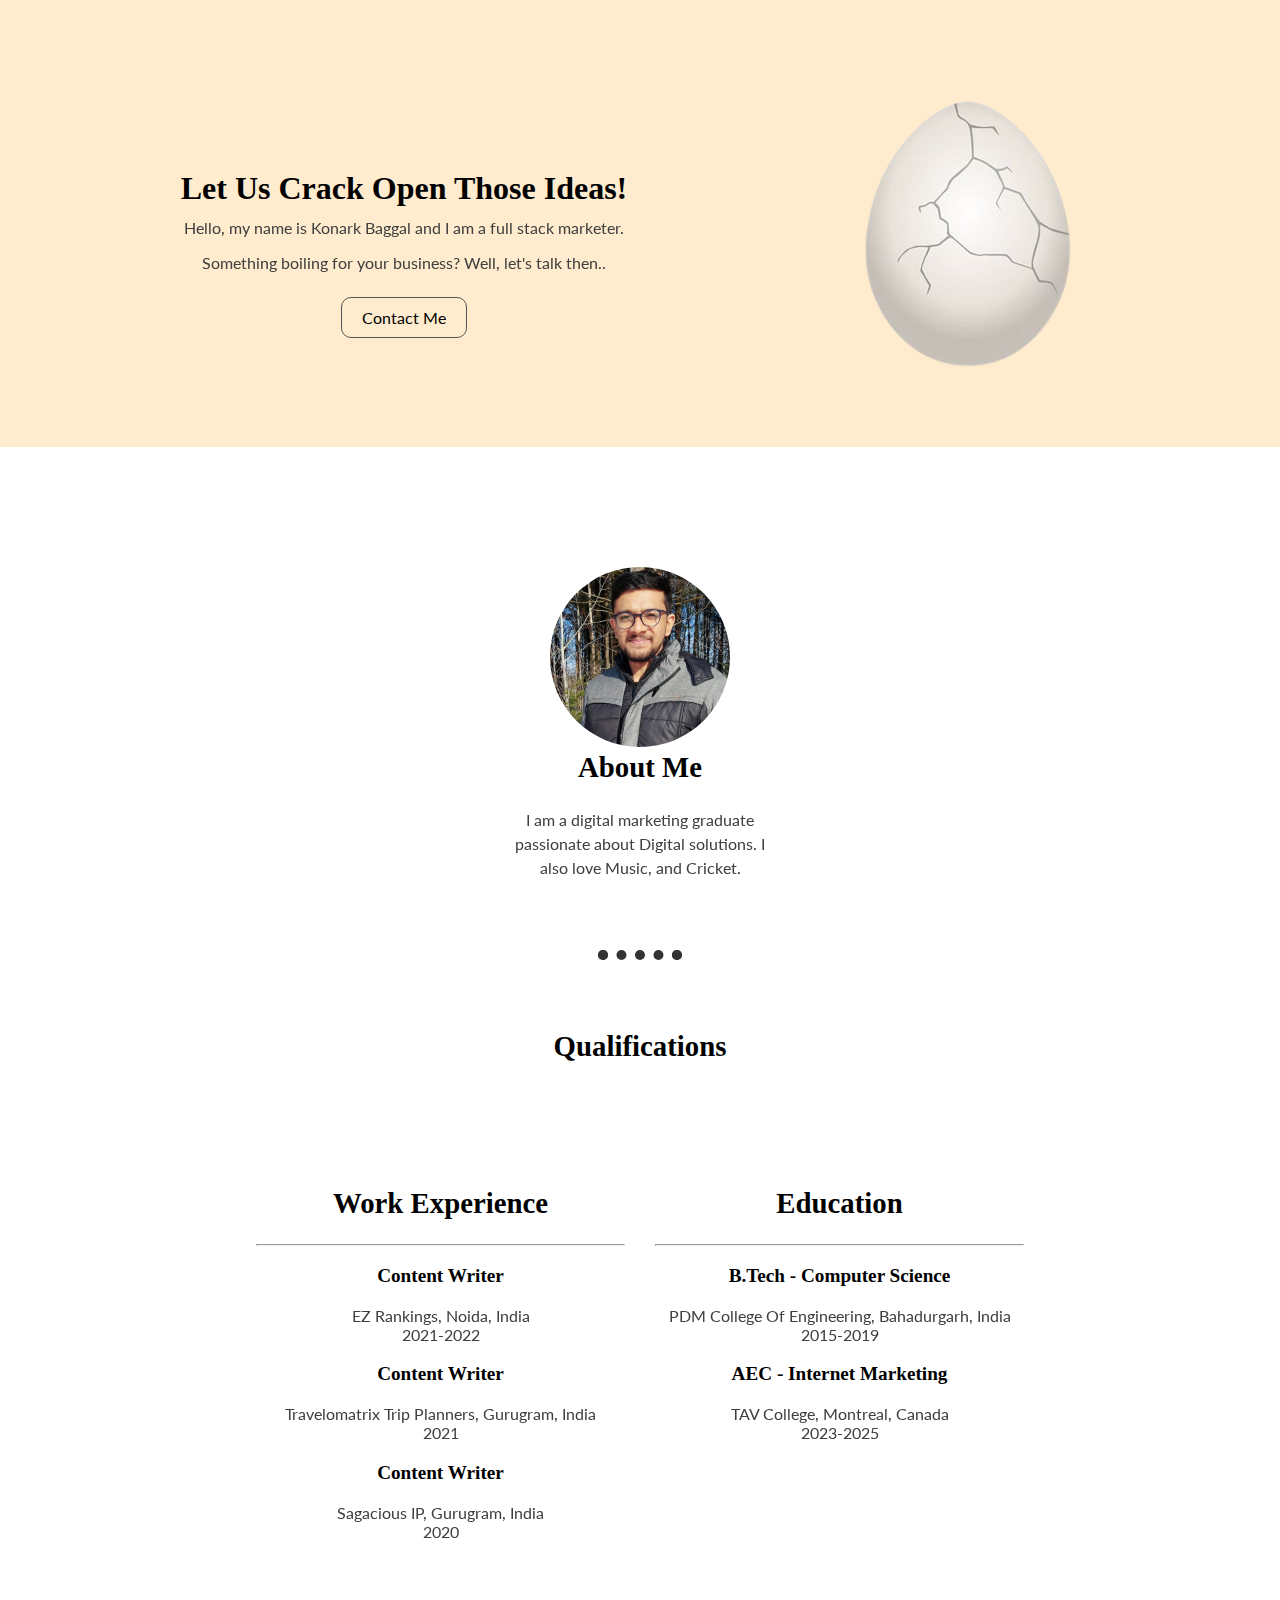
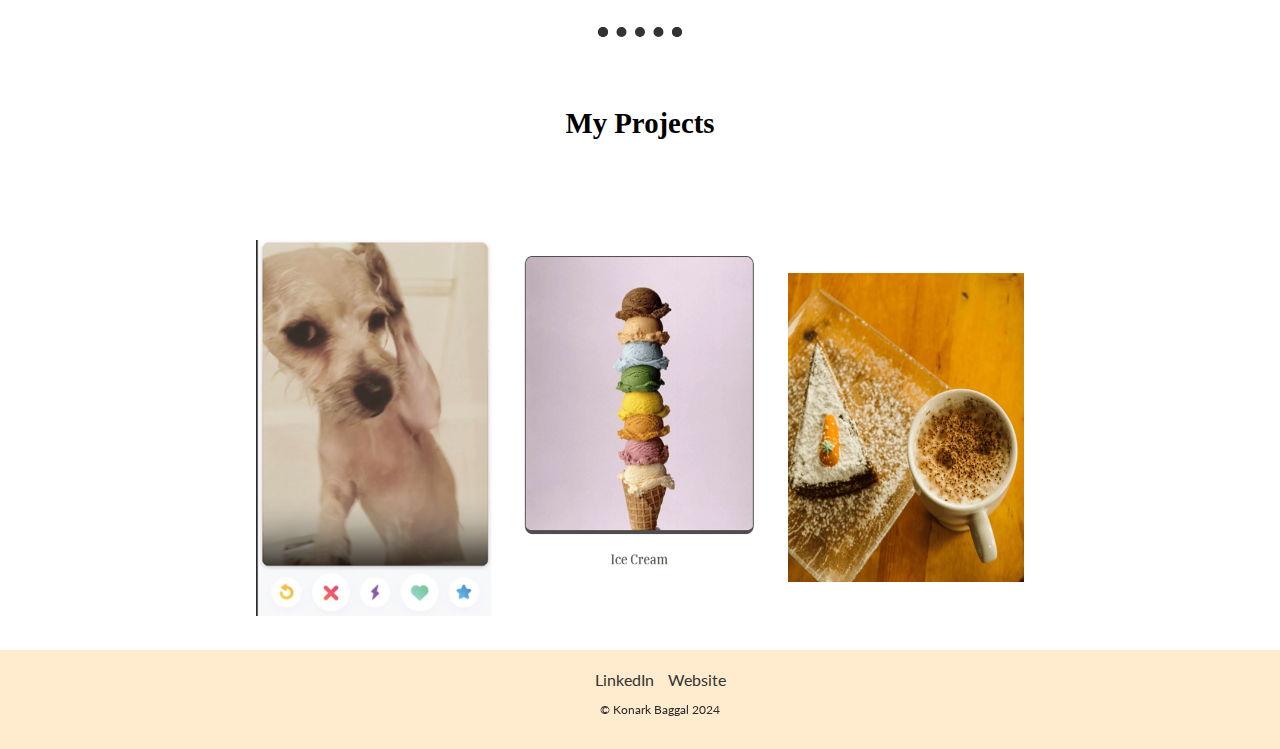
<file: index.html>
<!DOCTYPE html>
<html lang="en">

<head>
  <meta charset="UTF-8">
  <meta name="viewport" content="width=device-width, initial-scale=1.0">
  <title>Portfolio</title>
  <link href="stylized.css" rel="stylesheet">
  <link rel="preconnect" href="https://fonts.googleapis.com">
<link rel="preconnect" href="https://fonts.gstatic.com" crossorigin>
<link href="https://fonts.googleapis.com/css2?family=Lato&family=Nunito+Sans:opsz,wght@6..12,200&family=Open+Sans&display=swap" rel="stylesheet">
 

  
</head>

<body>

 
  
    <section class="hero"> 
      <div class="text">
      <h1>Let Us Crack Open Those Ideas!</h1>
      <p>Hello, my name is Konark Baggal and I am a full stack marketer. </p>
      <p>Something boiling for your business? Well, let's talk then..</p>
      
     
     <a href="mailto:feedback2konark@gmail.com" class="contact-button">Contact Me </a>
     </div>
      
      <img src="images/cracked_egg-removebg-preview.png" alt="Egg Cracking animation">

     
      
     
    </section>

    <section class="about_me">  

      <img src="./images/website_image.jpg" alt="Konark Website image" width="180" height="180">
      <h2> About Me</h2>
      <p>I am a digital marketing graduate passionate about Digital solutions. I also love Music, and Cricket.  </p>
      <div class="end-section">

      </div>
      
      
      

    </section> 


    <section class="resume"> 
      <h2>Qualifications</h2>
     <div class="qualifications">
       <div class="experience">
        <h2> Work Experience</h2>
        <hr>
        <h3>Content Writer</h3>
        <p>EZ Rankings, Noida, India
          <br>
        2021-2022
        </p>
        <h3>Content Writer</h3>
          <p>Travelomatrix Trip Planners, Gurugram, India
            <br>
          2021
          </p>
          <h3>Content Writer</h3>
          <p>Sagacious IP, Gurugram, India
            <br>
          2020
          </p>
        </div>
        <div class="education">
        <h2>Education</h2>
        <hr>
        <h3>B.Tech - Computer Science</h3>
        <p>PDM College Of Engineering, Bahadurgarh, India
        <br>
        2015-2019
        </p>
        <p></p>
        <h3>AEC - Internet Marketing</h3>
        <p>TAV College, Montreal, Canada
        <br>
        2023-2025</p>


        </div>
        

      </div>
      <div class="end-section">

      </div>
    </section>

    <section class="projects"> 
     <h2> My Projects</h2>
     <div class="my-projects">
       <div class="firstproject">
       <a href="./Tindogproject/tindogproject/index.html" target="_blank"> <img src="images/Tindog.png" alt="Tindog project"></a>
      </div>
      <div class="secondproject">
        <a href="https://mydukaan.io/konark2024" target="_blank"> <img src="images/Portfolioproject-2.png" alt="Ice cream and chocolate E-commerce platform"></a>
      </div>
      <div class="thirdproject">
       <a href="https://konark1416.com/miltonb/" target="_blank"> <img src="images/Portfolios-3.png" alt="Cafe website"></a>
      </div>
       </div>


    </section>


    <section class="footer"> 

      <div class="footerlinks">
      
       <a href="https://www.linkedin.com/in/konarkbaggal/"target="_blank" class="footerlink">LinkedIn</a>
       <a href="https://konark1416.github.io/Portfolio/" class="footerlink">Website</a>
       </div>
      
       <div class=final>
        <p class="copyright">© Konark Baggal 2024</p>
       </div>
      


    </section>

      
    
  
</body>

</html>
</file>
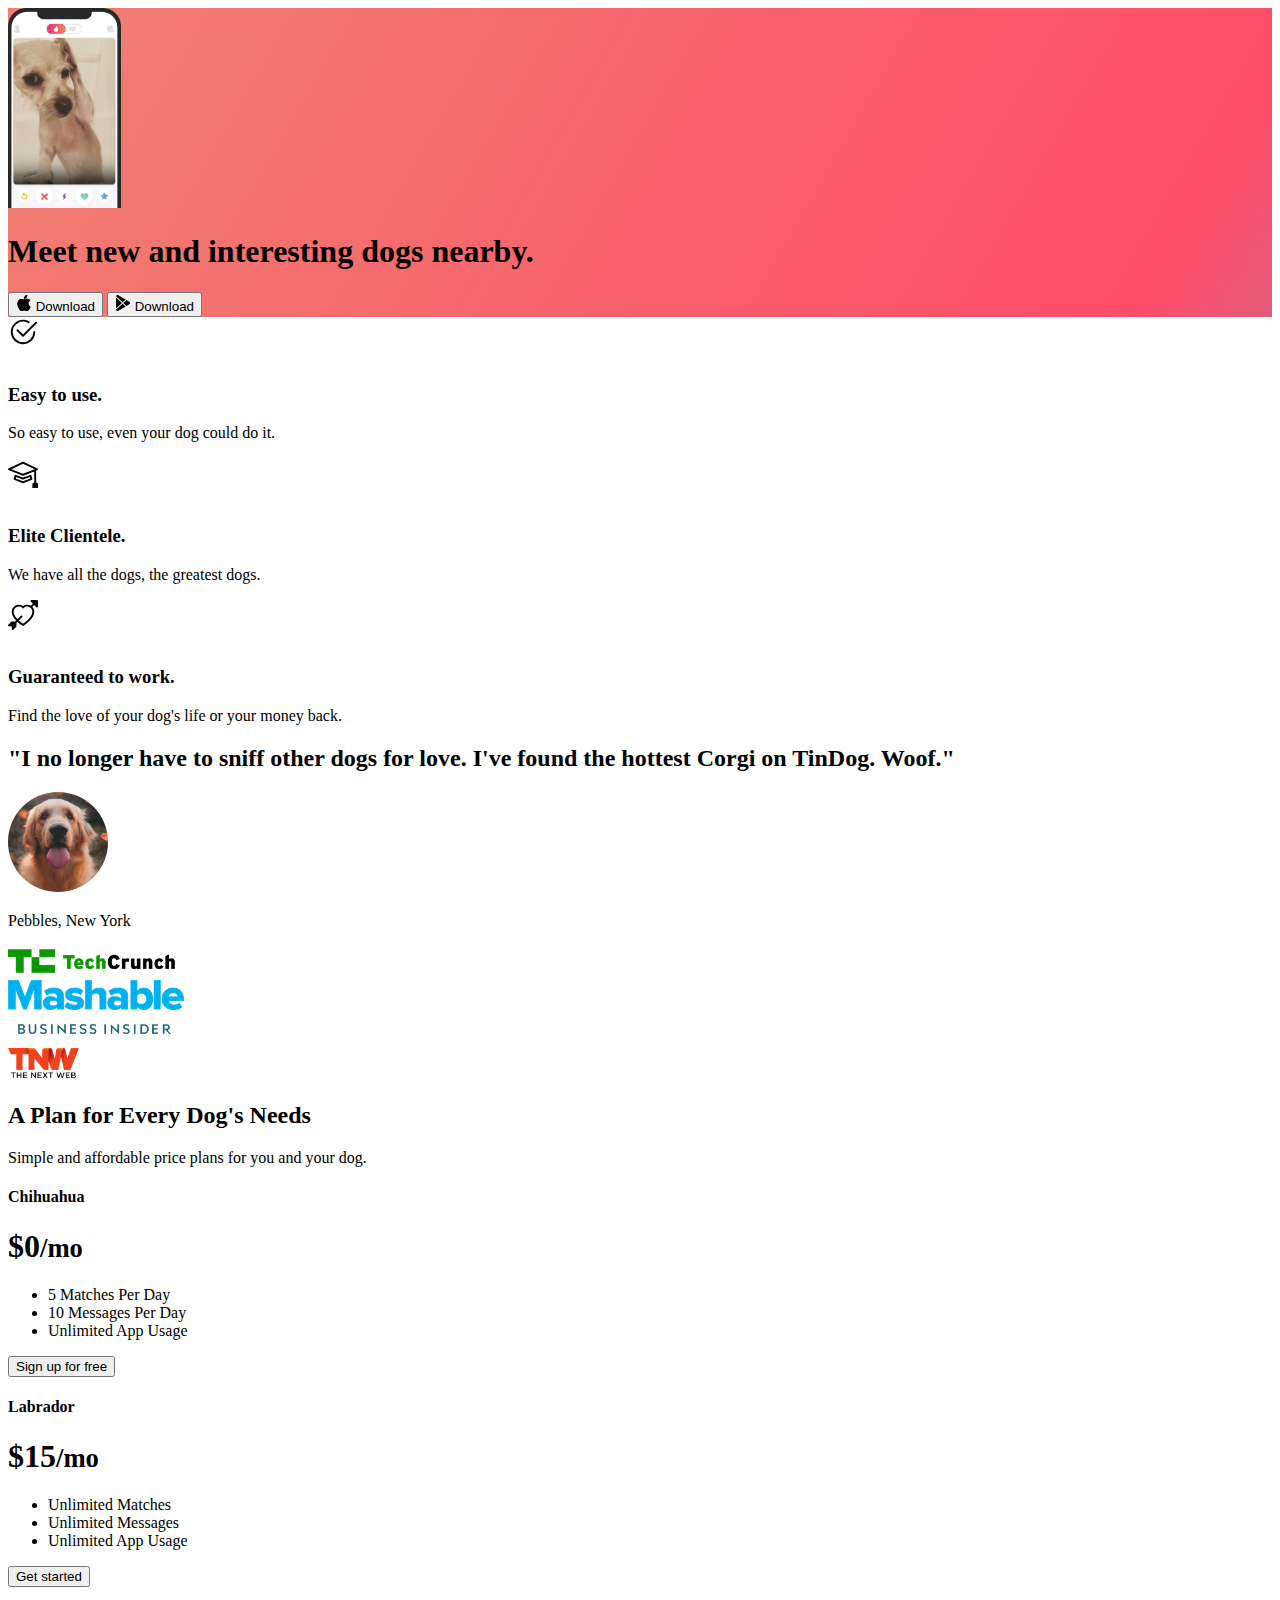
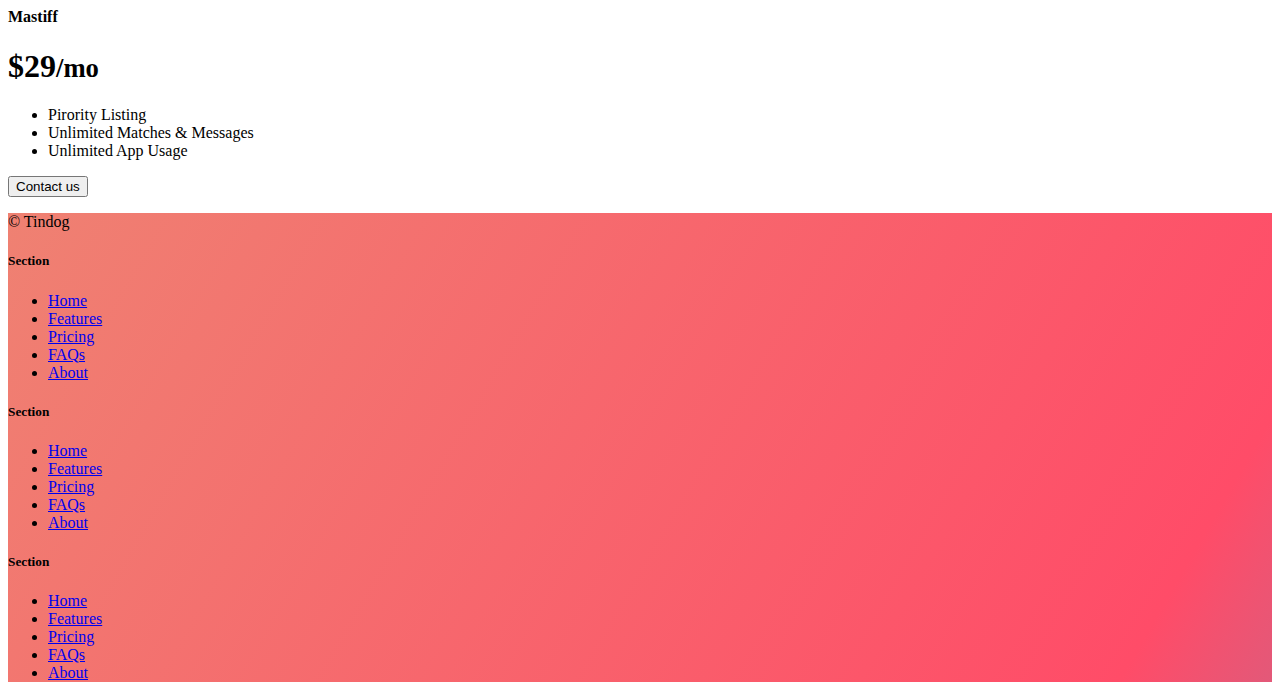
<file: Tindogproject/tindogproject/index.html>
<!DOCTYPE html>
<html lang="en">

<head>
  <meta charset="UTF-8">
  <meta name="viewport" content="width=device-width, initial-scale=1.0">
  <title>TinDog</title>
  <link href="https://cdn.jsdelivr.net/npm/bootstrap@5.3.0-alpha3/dist/css/bootstrap.min.css" rel="stylesheet"
    integrity="sha384-KK94CHFLLe+nY2dmCWGMq91rCGa5gtU4mk92HdvYe+M/SXH301p5ILy+dN9+nJOZ" crossorigin="anonymous">
  <link rel="stylesheet" href="./css/solution.css">
</head>

<body>


  <!-- Title -->
  <section id="title" class="gradient-background">

    <div class="container col-xxl-8 px-4 pt-5">
      <div class="row flex-lg-row-reverse align-items-center g-5 pt-5">
        <div class="col-10 col-sm-8 col-lg-6">
          <img src="./images/iphone.png" class="d-block mx-lg-auto img-fluid" alt="Bootstrap Themes" height="200"
            loading="lazy">
        </div>
        <div class="col-lg-6">
          <h1 class="display-5 fw-bold text-body-emphasis lh-1 mb-3">Meet new and interesting dogs nearby.</h1>

          <div class="d-grid gap-2 d-md-flex justify-content-md-start">
            <button type="button" class="btn btn-light btn-lg px-4 me-md-2"><svg xmlns="http://www.w3.org/2000/svg"
                width="16" height="16" fill="currentColor" class="bi bi-apple mb-1" viewBox="0 0 16 16">
                <path
                  d="M11.182.008C11.148-.03 9.923.023 8.857 1.18c-1.066 1.156-.902 2.482-.878 2.516.024.034 1.52.087 2.475-1.258.955-1.345.762-2.391.728-2.43Zm3.314 11.733c-.048-.096-2.325-1.234-2.113-3.422.212-2.189 1.675-2.789 1.698-2.854.023-.065-.597-.79-1.254-1.157a3.692 3.692 0 0 0-1.563-.434c-.108-.003-.483-.095-1.254.116-.508.139-1.653.589-1.968.607-.316.018-1.256-.522-2.267-.665-.647-.125-1.333.131-1.824.328-.49.196-1.422.754-2.074 2.237-.652 1.482-.311 3.83-.067 4.56.244.729.625 1.924 1.273 2.796.576.984 1.34 1.667 1.659 1.899.319.232 1.219.386 1.843.067.502-.308 1.408-.485 1.766-.472.357.013 1.061.154 1.782.539.571.197 1.111.115 1.652-.105.541-.221 1.324-1.059 2.238-2.758.347-.79.505-1.217.473-1.282Z" />
                <path
                  d="M11.182.008C11.148-.03 9.923.023 8.857 1.18c-1.066 1.156-.902 2.482-.878 2.516.024.034 1.52.087 2.475-1.258.955-1.345.762-2.391.728-2.43Zm3.314 11.733c-.048-.096-2.325-1.234-2.113-3.422.212-2.189 1.675-2.789 1.698-2.854.023-.065-.597-.79-1.254-1.157a3.692 3.692 0 0 0-1.563-.434c-.108-.003-.483-.095-1.254.116-.508.139-1.653.589-1.968.607-.316.018-1.256-.522-2.267-.665-.647-.125-1.333.131-1.824.328-.49.196-1.422.754-2.074 2.237-.652 1.482-.311 3.83-.067 4.56.244.729.625 1.924 1.273 2.796.576.984 1.34 1.667 1.659 1.899.319.232 1.219.386 1.843.067.502-.308 1.408-.485 1.766-.472.357.013 1.061.154 1.782.539.571.197 1.111.115 1.652-.105.541-.221 1.324-1.059 2.238-2.758.347-.79.505-1.217.473-1.282Z" />
              </svg> Download</button>
            <button type="button" class="btn btn-outline-light btn-lg px-4"><svg xmlns="http://www.w3.org/2000/svg"
                width="16" height="16" fill="currentColor" class="bi bi-google-play mb-1" viewBox="0 0 16 16">
                <path
                  d="M14.222 9.374c1.037-.61 1.037-2.137 0-2.748L11.528 5.04 8.32 8l3.207 2.96 2.694-1.586Zm-3.595 2.116L7.583 8.68 1.03 14.73c.201 1.029 1.36 1.61 2.303 1.055l7.294-4.295ZM1 13.396V2.603L6.846 8 1 13.396ZM1.03 1.27l6.553 6.05 3.044-2.81L3.333.215C2.39-.341 1.231.24 1.03 1.27Z" />
              </svg> Download</button>
          </div>
        </div>
      </div>
    </div>
  </section>
  <!-- Features -->
  <section id="features">
    <div class="container mt-5">
      <div class="row g-4 py-5 row-cols-1 row-cols-lg-3">
        <div class="col d-flex align-items-start">
          <div
            class="icon-square text-body-emphasis bg-body-secondary d-inline-flex align-items-center justify-content-center fs-4 flex-shrink-0 me-3">
            <svg xmlns="http://www.w3.org/2000/svg" height="30" fill="currentColor" class="bi bi-check2-circle"
              viewBox="0 0 16 16">
              <path
                d="M2.5 8a5.5 5.5 0 0 1 8.25-4.764.5.5 0 0 0 .5-.866A6.5 6.5 0 1 0 14.5 8a.5.5 0 0 0-1 0 5.5 5.5 0 1 1-11 0z" />
              <path
                d="M15.354 3.354a.5.5 0 0 0-.708-.708L8 9.293 5.354 6.646a.5.5 0 1 0-.708.708l3 3a.5.5 0 0 0 .708 0l7-7z" />
            </svg>
          </div>
          <div>
            <h3 class="fs-2">Easy to use.</h3>
            <p>So easy to use, even your dog could do it.</p>

          </div>
        </div>
        <div class="col d-flex align-items-start">
          <div
            class="icon-square text-body-emphasis bg-body-secondary d-inline-flex align-items-center justify-content-center fs-4 flex-shrink-0 me-3">
            <svg xmlns="http://www.w3.org/2000/svg" height="30" fill="currentColor" class="bi bi-mortarboard"
              viewBox="0 0 16 16">
              <path
                d="M8.211 2.047a.5.5 0 0 0-.422 0l-7.5 3.5a.5.5 0 0 0 .025.917l7.5 3a.5.5 0 0 0 .372 0L14 7.14V13a1 1 0 0 0-1 1v2h3v-2a1 1 0 0 0-1-1V6.739l.686-.275a.5.5 0 0 0 .025-.917l-7.5-3.5ZM8 8.46 1.758 5.965 8 3.052l6.242 2.913L8 8.46Z" />
              <path
                d="M4.176 9.032a.5.5 0 0 0-.656.327l-.5 1.7a.5.5 0 0 0 .294.605l4.5 1.8a.5.5 0 0 0 .372 0l4.5-1.8a.5.5 0 0 0 .294-.605l-.5-1.7a.5.5 0 0 0-.656-.327L8 10.466 4.176 9.032Zm-.068 1.873.22-.748 3.496 1.311a.5.5 0 0 0 .352 0l3.496-1.311.22.748L8 12.46l-3.892-1.556Z" />
            </svg>
          </div>
          <div>
            <h3 class="fs-2">Elite Clientele.</h3>
            <p>We have all the dogs, the greatest dogs.</p>

          </div>
        </div>
        <div class="col d-flex align-items-start">
          <div
            class="icon-square text-body-emphasis bg-body-secondary d-inline-flex align-items-center justify-content-center fs-4 flex-shrink-0 me-3">
            <svg xmlns="http://www.w3.org/2000/svg" height="30" fill="currentColor" class="bi bi-arrow-through-heart"
              viewBox="0 0 16 16">
              <path fill-rule="evenodd"
                d="M2.854 15.854A.5.5 0 0 1 2 15.5V14H.5a.5.5 0 0 1-.354-.854l1.5-1.5A.5.5 0 0 1 2 11.5h1.793l.53-.53c-.771-.802-1.328-1.58-1.704-2.32-.798-1.575-.775-2.996-.213-4.092C3.426 2.565 6.18 1.809 8 3.233c1.25-.98 2.944-.928 4.212-.152L13.292 2 12.147.854A.5.5 0 0 1 12.5 0h3a.5.5 0 0 1 .5.5v3a.5.5 0 0 1-.854.354L14 2.707l-1.006 1.006c.236.248.44.531.6.845.562 1.096.585 2.517-.213 4.092-.793 1.563-2.395 3.288-5.105 5.08L8 13.912l-.276-.182a21.86 21.86 0 0 1-2.685-2.062l-.539.54V14a.5.5 0 0 1-.146.354l-1.5 1.5Zm2.893-4.894A20.419 20.419 0 0 0 8 12.71c2.456-1.666 3.827-3.207 4.489-4.512.679-1.34.607-2.42.215-3.185-.817-1.595-3.087-2.054-4.346-.761L8 4.62l-.358-.368c-1.259-1.293-3.53-.834-4.346.761-.392.766-.464 1.845.215 3.185.323.636.815 1.33 1.519 2.065l1.866-1.867a.5.5 0 1 1 .708.708L5.747 10.96Z" />
            </svg>
          </div>
          <div>
            <h3 class="fs-2">Guaranteed to work.</h3>
            <p>Find the love of your dog's life or your money back.</p>

          </div>
        </div>
      </div>
    </div>
  </section>
  <!-- Testimonial -->
  <section id="testimonial">
    <div class="my-5">
      <div class="p-5 text-center bg-body-tertiary">
        <div class="container py-5">
          <h2 class="text-body-emphasis">"I no longer have to sniff other dogs for love. I've found the hottest Corgi on
            TinDog. Woof."</h2>
          <img class="profile-img mt-5" src="./images/dog-img.jpg" alt="dog image">
          <p class="col-lg-8 mx-auto lead mt-2">
            Pebbles, New York
          </p>
        </div>

        <div class="container">
          <div class="row">
            <div class="col-lg-3 col-sm-12">
              <img src="./images/techcrunch.png" alt="techcrunch" height="30">
            </div>
            <div class="col-lg-3 col-sm-12">
              <img src="./images/mashable.png" alt="mashable" height="30">
            </div>
            <div class="col-lg-3 col-sm-12">
              <img src="./images/bizinsider.png" alt="bizinsider" height="30">
            </div>
            <div class="col-lg-3 col-sm-12">
              <img src="./images/tnw.png" alt="tnw" height="30">
            </div>
          </div>
        </div>
      </div>
    </div>
  </section>
  <!-- Pricing -->
  <section id="pricing">
    <div class="container">
      <div class="pricing-header p-3 pb-md-4 mx-auto text-center">
        <h2 class="display-4 fw-normal">A Plan for Every Dog's Needs</h2>
        <p class="fs-5 text-body-secondary">Simple and affordable price plans for you and your dog.
      </div>
      <div class="row row-cols-1 row-cols-md-3 mb-3 text-center">
        <div class="col">
          <div class="card mb-4 rounded-3 shadow-sm">
            <div class="card-header py-3">
              <h4 class="my-0 fw-normal">Chihuahua</h4>
            </div>
            <div class="card-body">
              <h1 class="card-title pricing-card-title">$0<small class="text-body-secondary fw-light">/mo</small></h1>
              <ul class="list-unstyled mt-3 mb-4">
                <li>5 Matches Per Day</li>
                <li>10 Messages Per Day</li>
                <li>Unlimited App Usage</li>
              </ul>
              <button type="button" class="w-100 btn btn-lg btn-outline-dark">Sign up for free</button>
            </div>
          </div>
        </div>
        <div class="col">
          <div class="card mb-4 rounded-3 shadow-sm">
            <div class="card-header py-3">
              <h4 class="my-0 fw-normal">Labrador</h4>
            </div>
            <div class="card-body">
              <h1 class="card-title pricing-card-title">$15<small class="text-body-secondary fw-light">/mo</small></h1>
              <ul class="list-unstyled mt-3 mb-4">
                <li>Unlimited Matches</li>
                <li>Unlimited Messages</li>
                <li>Unlimited App Usage</li>
              </ul>
              <button type="button" class="w-100 btn btn-lg btn-dark">Get started</button>
            </div>
          </div>
        </div>
        <div class="col">
          <div class="card mb-4 rounded-3 shadow-sm border-dark">
            <div class="card-header py-3 text-bg-dark border-dark">
              <h4 class="my-0 fw-normal">Mastiff</h4>
            </div>
            <div class="card-body">
              <h1 class="card-title pricing-card-title">$29<small class="text-body-secondary fw-light">/mo</small></h1>
              <ul class="list-unstyled mt-3 mb-4">
                <li>Pirority Listing</li>
                <li>Unlimited Matches & Messages</li>
                <li>Unlimited App Usage</li>
              </ul>
              <button type="button" class="w-100 btn btn-lg btn-dark">Contact us</button>
            </div>
          </div>
        </div>
      </div>
    </div>
  </section>
  <!-- Footer -->
  <section id="contact" class="gradient-background">
    <div class="container ">
      <footer class="row row-cols-1 row-cols-sm-2 row-cols-md-5 py-5 mt-5 border-top">
        <div class="col mb-3">

          <p class="text-body-secondary">© Tindog</p>
        </div>

        <div class="col mb-3">

        </div>

        <div class="col mb-3">
          <h5>Section</h5>
          <ul class="nav flex-column">
            <li class="nav-item mb-2"><a href="#" class="nav-link p-0 text-body-secondary">Home</a></li>
            <li class="nav-item mb-2"><a href="#" class="nav-link p-0 text-body-secondary">Features</a></li>
            <li class="nav-item mb-2"><a href="#" class="nav-link p-0 text-body-secondary">Pricing</a></li>
            <li class="nav-item mb-2"><a href="#" class="nav-link p-0 text-body-secondary">FAQs</a></li>
            <li class="nav-item mb-2"><a href="#" class="nav-link p-0 text-body-secondary">About</a></li>
          </ul>
        </div>

        <div class="col mb-3">
          <h5>Section</h5>
          <ul class="nav flex-column">
            <li class="nav-item mb-2"><a href="#" class="nav-link p-0 text-body-secondary">Home</a></li>
            <li class="nav-item mb-2"><a href="#" class="nav-link p-0 text-body-secondary">Features</a></li>
            <li class="nav-item mb-2"><a href="#" class="nav-link p-0 text-body-secondary">Pricing</a></li>
            <li class="nav-item mb-2"><a href="#" class="nav-link p-0 text-body-secondary">FAQs</a></li>
            <li class="nav-item mb-2"><a href="#" class="nav-link p-0 text-body-secondary">About</a></li>
          </ul>
        </div>

        <div class="col mb-3">
          <h5>Section</h5>
          <ul class="nav flex-column">
            <li class="nav-item mb-2"><a href="#" class="nav-link p-0 text-body-secondary">Home</a></li>
            <li class="nav-item mb-2"><a href="#" class="nav-link p-0 text-body-secondary">Features</a></li>
            <li class="nav-item mb-2"><a href="#" class="nav-link p-0 text-body-secondary">Pricing</a></li>
            <li class="nav-item mb-2"><a href="#" class="nav-link p-0 text-body-secondary">FAQs</a></li>
            <li class="nav-item mb-2"><a href="#" class="nav-link p-0 text-body-secondary">About</a></li>
          </ul>
        </div>
      </footer>
    </div>
  </section>
</body>

</html>
</file>
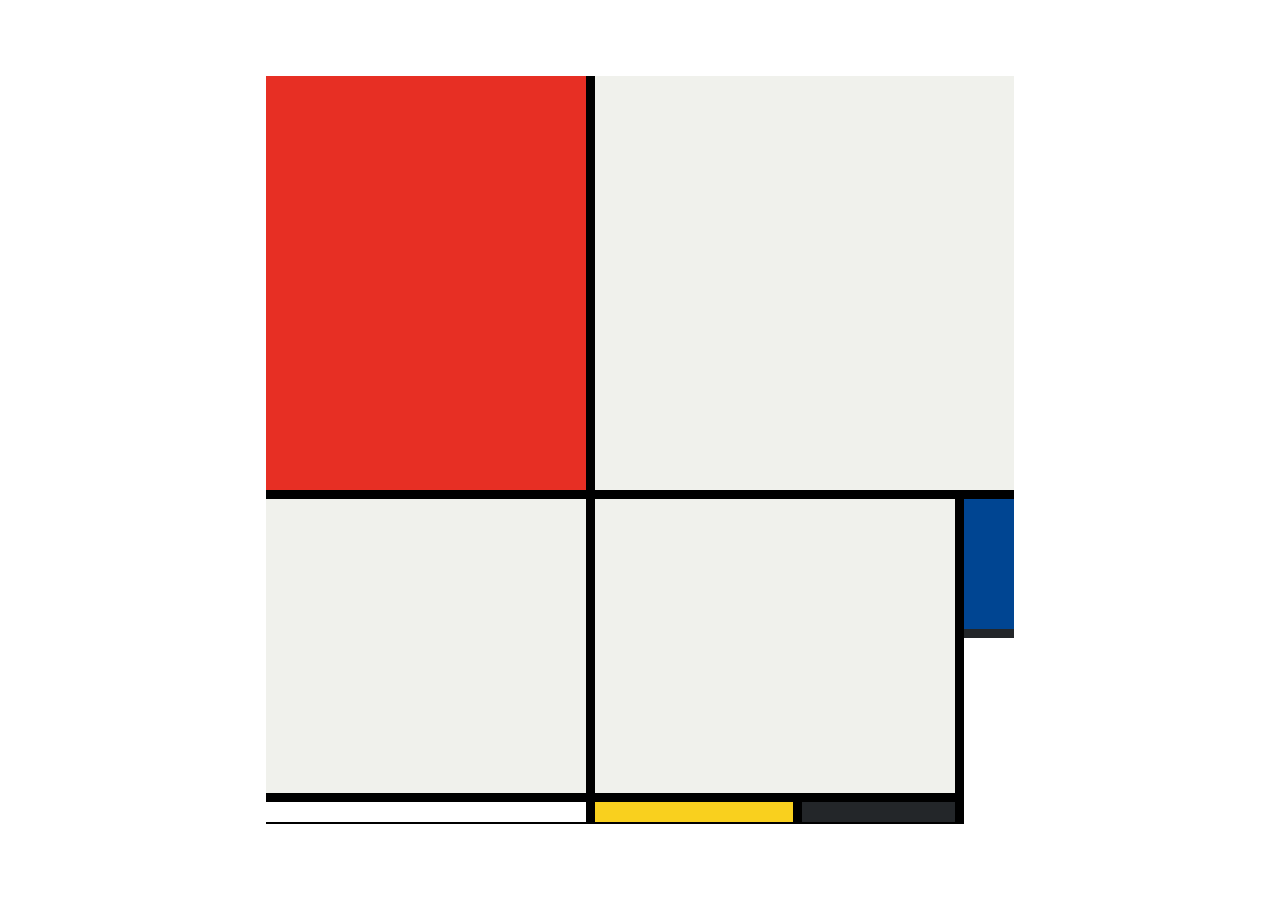
<file: painting.html>
<!DOCTYPE html>
<html lang="en">

<head>
  <meta charset="UTF-8">
  <meta name="viewport" content="width=device-width, initial-scale=1.0">
  <title>Mondrian Project</title>
  <style>
    /* 
    Write your CSS here 
    Gap Colour: #000
    White: #F0F1EC
    Red: #E72F24
    Black: #232629
    Blue: #004592
    Yellow: #F9D01E

    For dimensions, see dimensions.png image.
    HINT: Remember you can't change the properties of grid lines.
    But grid lines are transparent!
    */
    .painting-container{
      height:748px;
      width:748px;
      display:grid;
      background-color:#000;
      grid-template-columns: 320px 198px 153px 50px;
      grid-template-rows: 414px 130px 155px 22px;
      gap:9px;
    }
    
    body{
      display:flex;
      justify-content:center;
      align-items:center;
      height:100vh;
      margin:0;
      padding:0;
      

    }
    
    
    
    
     
    .red{
      
      background-color: #E72F24;
      
     

    }

    
    
    .white1{
      background-color: #F0F1EC;
      
      grid-area: 1/2/1/4;
      
      height:414px;
      width: 419px;
    }
    .white2{
      background-color: #F0F1EC;
     
      width:320px;
      height: 294px;
      grid-area: 2/1/3/1;
      

    }
    .white3{
      background-color: #F0F1EC;;
      
      width:360px;
      height:294px;
      grid-area: 2/2/3/3;
    }
    .blue{
      width:50px;
      height:130px;
      background-color: #004592;
      border-bottom:10px solid #232629;
      grid-area: 2/4/3/4;
    }
    .white4{
      background-color:white;
      width:50px;
      height: 186px;
      grid-area: 3/4/4/4;
    }
    .white5{
       width:320px;
       height:20px;
       background-color:white;
       grid-area: 4/1/4/1;
    }
    .yellow{
      background-color:#F9D01E;
      width:198px;
      height:20px;
      grid-area: 4/2/4/2;
    }
    .black{
      background-color: #232629;
      width:153px;
      height:20px;
      grid-area:4/3/4/3;

    }
    

    
    



    
  </style>
</head>

<body>
  <!-- Write your HTML here -->
  <div class="painting-container">
     <div class="item red"></div>
     <div class="item white1"></div>
     <div class="item white2"></div>
     <div class="item white3"></div>
     <div class="item blue"></div>
     <div class="item white4"></div>
     <div class="item white5"></div>
     <div class="item yellow"></div>
     <div class="item black"></div>
 </div>
</body>

</html>
</file>
<file: stylized.css>
/* General Styles */
html, body {
margin: 0;
padding: 0;
}

.end-section {
border: #333 10px dotted;
width: 5%;
margin: 70px auto;
border-bottom: none;
}

.hero {
padding: 20px;
display: grid;
align-items: center;
background-color: blanchedalmond;
    grid-template-columns: 0.25fr 1fr auto 1fr 0.25fr;
    
}

.hero img {
    max-width:100%;
    grid-column:4/6;
    transform: translateY(20px);
}

.hero .text {
    grid-column:2/4;
    text-align:center;
}

.hero h1 {
position: relative;
top: 10px;
}

p {
font-family: Lato;
color: gray;
filter: brightness(0.5);
}

h1, h2, h3 {
font-family: Nunito;
}

h1 {
font-size: 2rem;
}

h2 {
font-size: 1.8rem;
}

h3 {
font-size: 1.2rem;
}

.contact-button {
position: relative;
top: 20px;
font-family: Lato;
padding: 10px 20px;
text-align: center;
font-size: 16px;
border: 1px solid #555;
border-radius: 10px;
text-decoration: none;
color: black;
}

.contact-button:hover {
background-color: #E9967A;
}

.about_me {
text-align: center;
}

.about_me img {
position: relative;
top: 90px;
border-radius: 50%;
}

.about_me h2 {
text-align: center;
margin-top: 120px;
}

.about_me p {
display: block;
line-height: 1.5;
width: 25%;
margin: auto;
}

.resume {
text-align: center;
}

.qualifications {
display: grid;
grid-template-columns: 1fr 1fr;
grid-template-rows: 1fr;
justify-content: center;
align-items: center;
margin: 100px auto 0 auto;
width: 800px;
grid-gap: 30px;
}

.education, .experience {
align-self: start;
display: block;
}

.projects h2 {
text-align: center;
}

.my-projects {
display: grid;
grid-template-columns: 1fr 1fr 1fr;
grid-template-rows: 1fr;
justify-content: center;
align-items: center;
margin: 100px auto 0 auto;
width: 80%;
margin-left: 200px;
grid-gap: 30px;
}

.my-projects img {
width: 100%;
height: auto;
transition: transform 0.3s ease;
}

.my-projects img:hover {
transform: scale(1.1);
}

.footer {
margin-top: 30px;
padding: 20px 20px;
background-color: blanchedalmond;
text-align: center;
}

.footerlink {
text-decoration: none;
font-family: Lato;
color: #333;
margin: 0 5px;
}

.footerlink:hover {
color: #E9967A;
}

.copyright {
color: #555;
font-size: 0.75rem;
}

/* Media Queries for Responsive Design */
@media only screen and (max-width: 320px) {
.contact-button {
font-size: 14px;
padding: 8px 16px;
}
}

@media only screen and (max-width: 600px) {
.qualifications {
display: flex;
flex-direction: column;
align-items: center;
}


.experience, .education {
    text-align: center;
    margin: 0 auto;
}

.experience hr, .education hr {
    width: 80%;
}
}

@media only screen and (max-width: 480px) {

    .hero{
             grid-template-columns:1fr;
             grid-template-rows: auto auto;
             grid-gap:0px;
             text-align:center; 
             


          }
.hero img {
            grid-column:1/2;
            grid-row:1/2;
         }


.hero .text {
                grid-column:1/2;
                grid-row:2/3;
            }

.contact-button {
    padding:0px;
}

.about_me img {
    top: 30px;
}

.about_me p {
    width: 80%;
}

.qualifications, .my-projects {
    width: 90%;
    margin-left: 5%;
}

.hero {
    display: flex;
    flex-direction: column;
    align-items: center;
    text-align: center;
}
}

@media only screen and (min-width: 481px) and (max-width: 768px) {


.hero{
        text-align:center;
        display:flex;
        flex-direction:column;
         justify-items:center;

      }
.hero img {
            grid-column:1/3;
            grid-row:2/3;
}



.contact-button {
    margin-top: 20px;
    padding: 0;
    border-radius:10px;
}

.about_me img {
    top: 30px;
}

.about_me p {
    width: 80%;
}

.qualifications, .my-projects {
    width: 90%;
    margin-left: 5%;
}

.experience, .education {
    width: 80%;
    margin: 0 auto;
    text-align: center;
}

.experience hr, .education hr {
    width: 80%;
    margin: 0 auto;
}
}

@media only screen and (min-width: 769px) and (max-width: 1024px) {


.contact-button {
    white-space: nowrap;
    padding: 5px;
    border-radius:0px;
}

.about_me img {
    top: 80px;
}

.about_me p {
    width: 40%;
}

.qualifications, .my-projects {
    width: 80%;
    margin-left: 10%;
}

.experience hr, .education hr {
    width: 80%;
    margin: 10px auto;
}
}

@media only screen and (min-width: 1025px) and (max-width: 1200px) {


.contact-button {
    white-space: nowrap;
}

.about_me img {
    top: 100px;
}

.about_me p {
    width: 30%;
}

.qualifications, .my-projects {
    width: 70%;
    margin-left: 15%;
}
}

@media only screen and (min-width: 1201px) {

.hero{
        width:100%;

     }


.contact-button {
    margin-top: 30px;
}

.about_me img {
    top: 120px;
}

.about_me p {
    width: 20%;
}

.qualifications, .my-projects {
    width: 60%;
    margin-left: 20%;
}
.footer{
          width:100%;
        }
}
</file>
<file: Tindogproject/tindogproject/css/solution.css>
.gradient-background {
  background: linear-gradient(300deg, #00bfff, #ff4c68, #ef8172);
  background-size: 180% 180%;
  animation: gradient-animation 18s ease infinite;
}

@keyframes gradient-animation {
  0% {
    background-position: 0% 50%;
  }
  50% {
    background-position: 100% 50%;
  }
  100% {
    background-position: 0% 50%;
  }
}

.icon-square {
  width: 3rem;
  height: 3rem;
  border-radius: 0.75rem;
}

.profile-img {
  border-radius: 50%;
  height: 100px;
}
</file>
